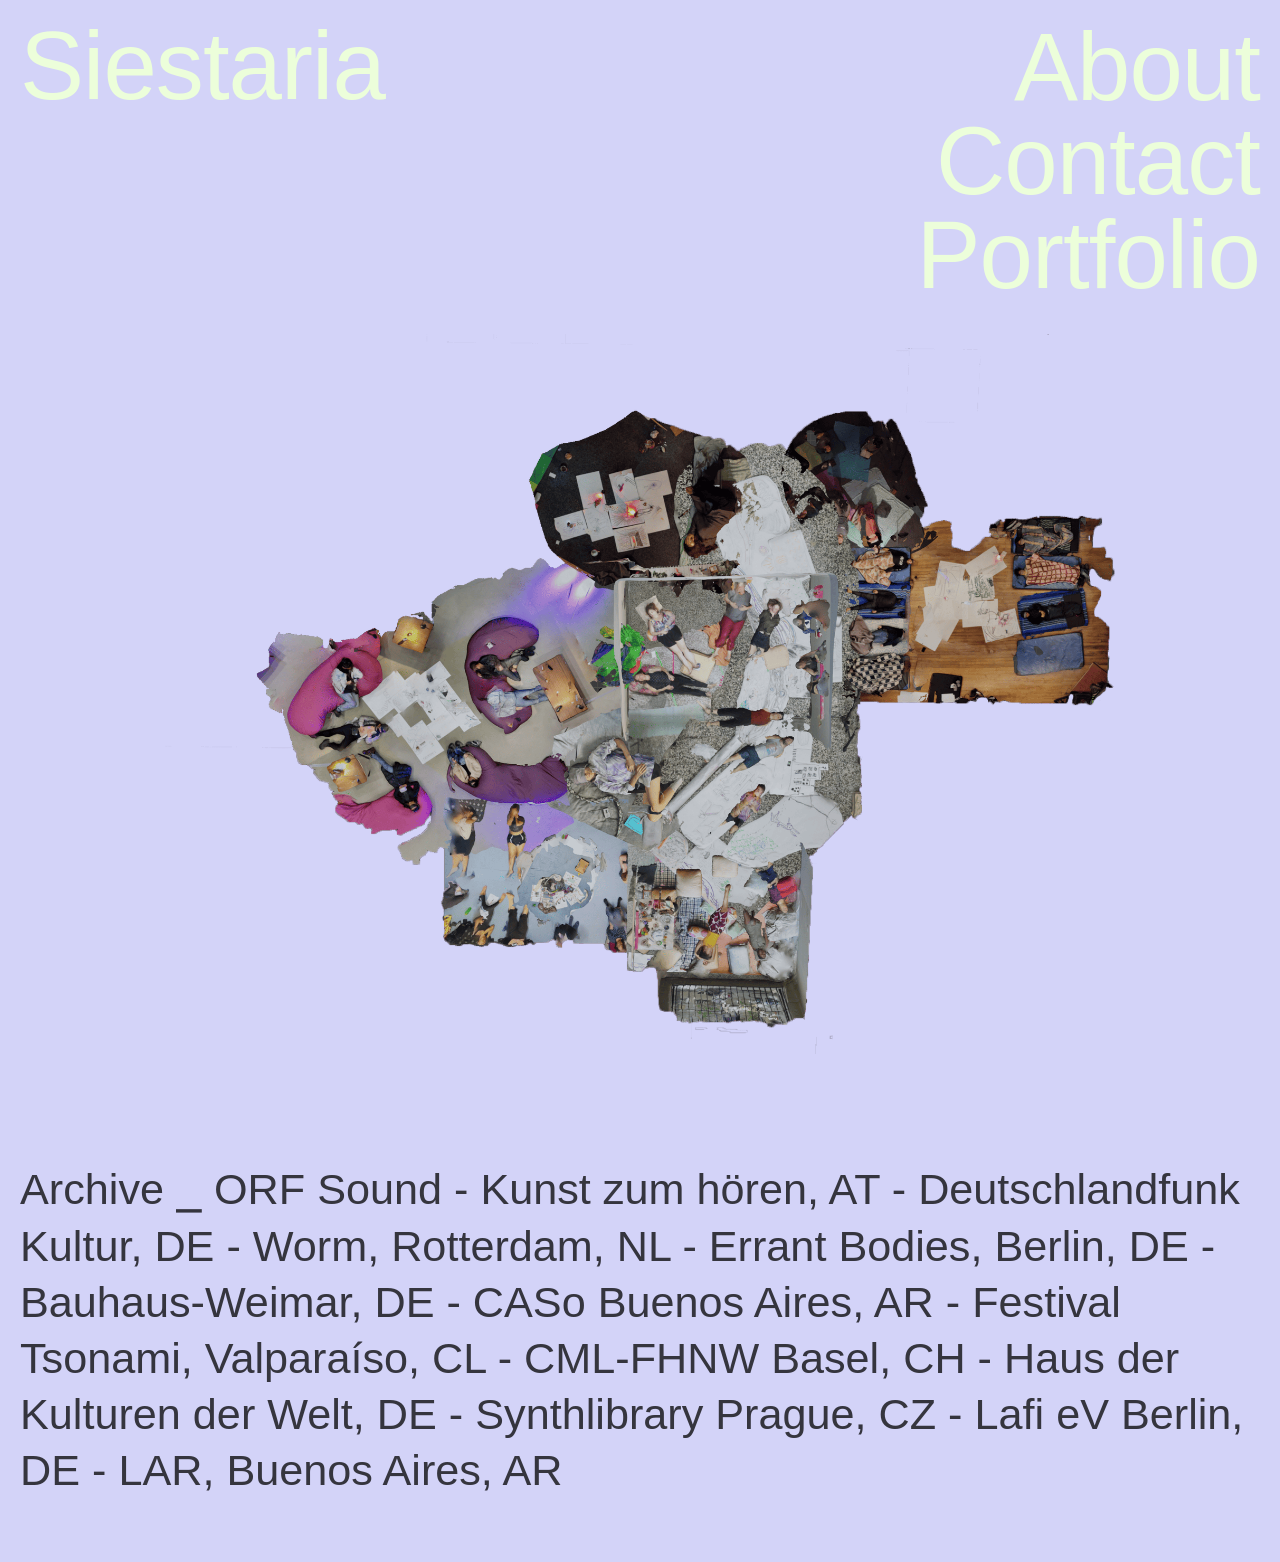
<file: index.html>
<!DOCTYPE html>
<html lang="en">
<head>
  <meta charset="UTF-8">
  <meta name="viewport" content="width=device-width, initial-scale=1.0">
  <title>Siestaria</title>
  <meta name="description" content="Siestaria — an artistic research project on rest, dreaming and listening by Tatiana Heuman & Florencia Curci.">
  <link rel="icon" href="favicon.svg" type="image/svg+xml">
  <link rel="stylesheet" href="styles.css?v=8">
</head>
<body>

  <main class="page home">

    <div class="top">
      <h1 class="title">Siestaria</h1>

      <!-- NAVEGACIÓN. Portfolio abre el PDF alojado en el sitio
           (SIESTARIA-portfolio-EN.pdf). Para cambiarlo, reemplazá ese archivo. -->
      <nav class="nav">
        <a href="about.html">About</a>
        <a href="contact.html">Contact</a>
        <a href="SIESTARIA-portfolio-EN.pdf" target="_blank" rel="noopener">Portfolio</a>
      </nav>
    </div>

    <!-- IMAGEN CENTRAL (el escaneo 3D). Para cambiarla, reemplazá el archivo
         home-collage.png por otro con el mismo nombre, o cambiá el src. -->
    <div class="home-image">
      <img src="home-collage.png" alt="Siestaria — 3D scan of a collective resting and dreaming space">
    </div>

    <!-- ARCHIVE (abajo, en gris oscuro). Cada lugar es un link separado por " - ". -->
    <section class="archive">
      <p>Archive ⎯
        <a href="https://oe1.orf.at/programm/20250828/804772/Radiokunst-aus-Argentinien" target="_blank" rel="noopener">ORF Sound - Kunst zum hören, AT</a> -
        <a href="https://www.hoerspielundfeature.de/siestaria-dreamwaves-102.html" target="_blank" rel="noopener">Deutschlandfunk Kultur, DE</a> -
        Worm, Rotterdam, NL -
        Errant Bodies, Berlin, DE -
        Bauhaus-Weimar, DE -
        <a href="https://centrodeartesonoro.cultura.gob.ar/actividad/presentacion-de-libro-escuchando-en-suenos-de-ione/" target="_blank" rel="noopener">CASo Buenos Aires, AR</a> -
        <a href="https://festival.tsonami.cl/events/siestaria-florencia-curci-tatiana-heuman-ar-2/" target="_blank" rel="noopener">Festival Tsonami, Valparaíso, CL</a> -
        <a href="https://criticalmedialab.ch/towards-critical-sound-studies-dreaming-listening/" target="_blank" rel="noopener">CML-FHNW Basel, CH</a> -
        <a href="https://www.hkw.de/en/programme/listening-to-the-world-100-years-of-radio/siestaria-tuning-autonomous-and-interconnected-listening#main" target="_blank" rel="noopener">Haus der Kulturen der Welt, DE</a> -
        <a href="https://www.zvukpraha.cz/synthlibraryprague/siestaria-naslouchani-spanku/" target="_blank" rel="noopener">Synthlibrary Prague, CZ</a> -
        Lafi eV Berlin, DE -
        <a href="buenos-aires.html">LAR, Buenos Aires, AR</a>
      </p>
    </section>

  </main>

</body>
</html>
</file>
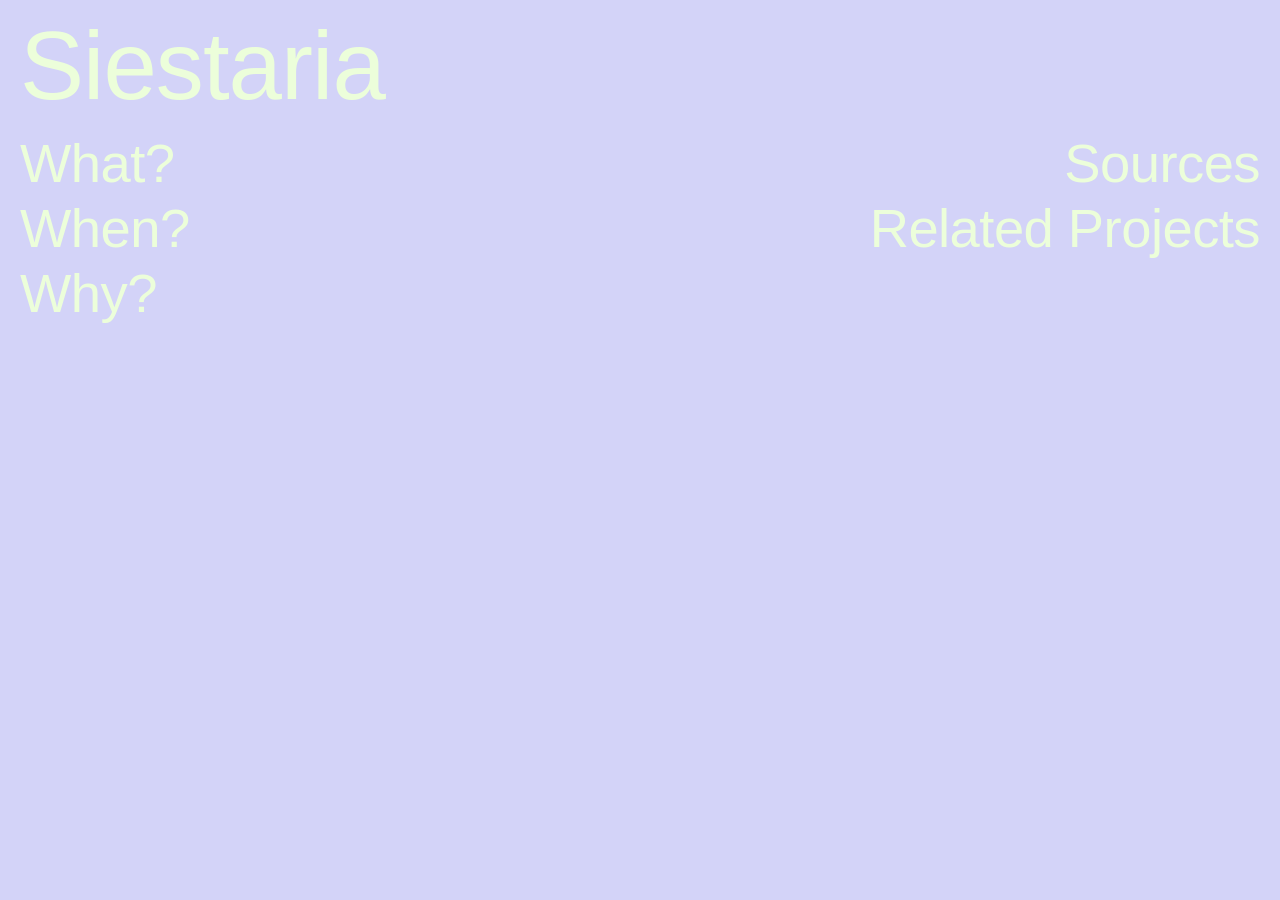
<file: about.html>
<!DOCTYPE html>
<html lang="en">
<head>
  <meta charset="UTF-8">
  <meta name="viewport" content="width=device-width, initial-scale=1.0">
  <title>About — Siestaria</title>
  <meta name="description" content="About Siestaria — what, when and why.">
  <link rel="icon" href="favicon.svg" type="image/svg+xml">
  <link rel="stylesheet" href="styles.css?v=8">
</head>
<body>

  <main class="page">

    <h1 class="title about-title"><a href="index.html">Siestaria</a></h1>

    <div class="about-cols">

        <!-- Cada bloque .acc es un desplegable: el texto va dentro de .acc-body.
             Las clases p-what / p-when / p-why / p-sources / p-related ubican
             cada bloque en la grilla (no las borres). -->
        <div class="acc p-what">
          <button class="acc-head">What?</button>
          <div class="acc-body">
            <p>Siestaria is an ongoing artistic research project that can take various forms, including workshops, installations, and dream concerts. The project focuses on the ideas of dream listening, dream translation, and oneiric cartographies. Siestaria is constantly evolving and adapting to present needs, serving as a dynamic and intimate space.</p>
            <p>The word &lsquo;siestaria&rsquo; comes from the noun siesta (nap). There are some &lsquo;siestarios&rsquo; scattered in some parts of the world, spaces in the middle of the city where people can sleep for a while. We modified the term to feminine, with a final &lsquo;a&rsquo; to differentiate our idea of how a communal resting and dreaming space could be. We associate the feminine with care and connection between people, with building a space together.</p>
            <p>We understand that dreams are sensitive material and that although there is a relationship with therapeutic work it is not what we focus on and our training does not respond to these needs. We recognize the immense power of dreams as a source of creativity and social significance, as well as valuable historical artifacts that offer a glimpse into a particular era. We do not usually work with the story of the dream in its literal form, but we try to put the verbal aspect in the background.</p>
          </div>
        </div>

        <div class="acc p-when">
          <button class="acc-head">When?</button>
          <div class="acc-body">
            <p>The experience of confinement during the COVID-19 pandemic sparked a keen interest in dreams and the act of listening in them. We delved into the Deep Listening&reg; practice of composer Pauline Oliveros and the works of playwright IONE, particularly her texts on Listening in Dreams. These sources inspired us to explore the interplay between sound, dreams and space, leading to the creation of dream maps, the study of <a href="https://www.unseen.help/heuman_en/" target="_blank" rel="noopener">transitional states of sleep (hypnopompic/hypnagogic)</a>, and engaging in the <a href="https://lumpenstation.art/archive/lumpenconnexions/show/youwouldnotbejustanornament" target="_blank" rel="noopener">dialogue with dreams as entities</a>.</p>
            <p><a href="buenos-aires.html">Siestaria, as we know it today, officially started the first week of February 2023 at LAR (Local de Artes Recientes)</a>, a gallery located in La Paternal, Buenos Aires, Argentina. Our first intention was to transform the space into an uncertain situation of a clinic, sanatorium or spa, offering time and space to explore different practices of sharing dreams, listening, being and doing without effort, and try creating a place for collective resting. We developed the proposal to address our constant struggle with existential questions and feelings of purposelessness. We required a common area to exchange tools in order to encourage accessibility and independence. Therefore, we decided to use dreams as the primary component for constructing the space, as it serves as a catalyst. Our belief in the potential of the dream realm, where we are free to act in irrational ways, and where several truths can coexist, motivated this decision.</p>
          </div>
        </div>

        <div class="acc p-why">
          <button class="acc-head">Why?</button>
          <div class="acc-body">
            <p>We find it important to create spaces where people can feel and express themselves without having to apologize or provide explanations. These spaces can also help establish meaningful connections with others and the world, to rehearse listening to each other and what is around us. We are motivated by shaping encounters that build meaning and inclusive knowledge by manifesting availability towards the subjectivity that each one unveils through their dream. We feel the need and are looking for ways to ritualize, rehearsing the possibility of considering the dream as a concrete entity, a character, a body that can act just like us, an assembled but paranoid creature in which threads of memories tangle and untangle. We could invoke it as a way to break away from the constant pressure to always be productive and efficient. We see dreaming and sleep as potential moments of synchronization and equality. One way of expanding the simultaneousness of the dream state could be the practice of non-verbal dream translation through various means and the sharing of them, to design ways to unite and transmute our dreams. Precisely because rituals seem to be disappearing, it is necessary to find new ways of telling and connecting stories.</p>
            <p>In the beginning of this project, we contemplated the complexities surrounding the relationship between process and outcome in artistic endeavor. Specifically, we explored the links, entanglements, and potential conflicts that may arise between the two. &ldquo;Why do I do what I do? Why do we do what we do? How do we investigate it?&rdquo; We reconsider the concepts of exposure and vulnerability and explore the potential of a stage. As artists, what are our responsibilities and what do we value? In the realm of artistic expression, we explored methods for dismantling stereotypes and addressing the emotional impact of inadequate statements or affirmations such as: &ldquo;I am not good enough to or you are not good enough to. If I am joyful, my work is not good enough or deep enough. You must be in crisis to make good work. I am not being productive enough.&rdquo; Engaging in the creative process can be mentally and physically taxing, which is why taking breaks and allowing ourselves to dream is essential. Sleeping helps us recharge and tap into our subconscious without the constraints of logical thinking.</p>
            <p>Upon delving into the utilization of present-day production in the realm of art, we swiftly shifted our attention to an array of significant inquiries and terms that were pivotal in constructing a collective encounter. Our proposal is based on the belief that discussing rest and sleep and sharing our dreams, is crucial for building collective awareness. This awareness can help us reject abusive systems that force us into excessive productivity and prevent us from recognizing fatigue.</p>
            <p>These are some key questions and themes we address, (but we have a lot more): What is rest? What forms of rest are there? Do we rest when we dream? What does rest mean for me and my body? How are my perceptions transformed when I sleep and when I dream? Listening to sleep. Singing oneself to sleep. Sleep as an ally, as a collaborating entity. Asking the dream. Dream diaries. Dreams as an archive. Dreams as historical documents. Dreams and identity. Collectivizing dreams, collective dreams, public dreams&hellip; Non-verbal translations of the dream. Dreams and sleep of non-human beings.</p>
          </div>
        </div>

        <div class="acc p-sources">
          <button class="acc-head">Sources</button>
          <div class="acc-body">
            <p class="entry">Beradt C (1968) The Third Reich of Dreams. Chicago: Quadrangle Books.</p>
            <p class="entry"><a href="https://dreams.ucsc.edu/NCTD/Neurocognitive_Theory_of_Dreaming_SNC2019.pdf" target="_blank" rel="noopener">Domhoff GW (2019) The Neurocognitive Theory of Dreaming: The Where, How, When, What, and Why of Dreams.</a></p>
            <p class="entry"><a href="https://lobosuelto.com/el-sueno-es-al-futuro-lo-que-el-azogue-al-espejo-lila-maria-feldman/" target="_blank" rel="noopener">Feldman ML (2018) El sue&ntilde;o es al futuro lo que el azogue al espejo. Lobo Suelto!</a></p>
            <p class="entry"><a href="https://www.pagina12.com.ar/286448-el-mal-dormir" target="_blank" rel="noopener">Forn J (2020) El mal dormir: Un problema que nos aqueja a todos.</a></p>
            <p class="entry">Garaudel DL, Jocks HN, Nilsson E, Garaudel D, Jocks HN and Kliefoth M (2022) The Collective Eye in conversation with Ruangrupa: Thoughts on collective practice. Berlin: Distanz Verlag.</p>
            <p class="entry">Han BC (2020) The Disappearance of Rituals: A Topology of the Present. Cambridge: Polity Press.</p>
            <p class="entry">Hayman R (1993) Listening to Dreams: A Project for Middle Ear Muscle Activity Audio Level Telemetry. MedArts International. Cappella books.</p>
            <p class="entry">Hersey T (2022) Rest Is Resistance: A Manifesto. Boston: Little, Brown Spark.</p>
            <p class="entry"><a href="http://www.revgeosur.udec.cl/?p=163" target="_blank" rel="noopener">Hirt I (2012) Mapeando sue&ntilde;os/so&ntilde;ando mapas: entrelazando conocimientos geogr&aacute;ficos ind&iacute;genas y occidentales.</a></p>
            <p class="entry">IDAS (2021) Rituales para realizar escrituras afectivas: Investigaci&oacute;n y Di&aacute;logo para la Autogesti&oacute;n. Mexico: Social Universidad del Sur.</p>
            <p class="entry">IONE (2005) Listening in Dreams: A Compendium of Sound Dreams, Meditations and Rituals for Deep Dreamers. iUniverse.</p>
            <p class="entry"><a href="https://www.youtube.com/watch?v=S8qFw2jKtIE" target="_blank" rel="noopener">Rolnik S (2015) Micropol&iacute;ticas del pensamiento: Deconstruyendo el inconsciente colonial.</a></p>
            <p class="entry">Oliveros P (2005) Deep Listening: A Composer&rsquo;s Sound Practice. Bloomington: iUniverse.</p>
            <p class="entry"><a href="https://www.dreamauction.org/" target="_blank" rel="noopener">Park B (2021) Dream Auction.</a></p>
            <p class="entry"><a href="https://www.redalyc.org/jatsRepo/4559/455960135009/index.html" target="_blank" rel="noopener">Paz Reverol CL (2017) Make Dreams: A Wayuu Perspective. EntreDiversidades. Revista de ciencias sociales y humanidades.</a></p>
            <p class="entry">Rolnik S (2019) Esferas de la insurrecci&oacute;n: Apuntes para descolonizar El Inconsciente. Buenos Aires: Ediciones Tinta Lim&oacute;n.</p>
            <p class="entry"><a href="https://www.psychotherapy.net/article/expressive-art-therapy" target="_blank" rel="noopener">Rogers N (2016) The Path to Wholeness: Person-Centered Expressive Arts Therapy.</a></p>
            <p class="entry"><a href="http://dreamresearch.net/" target="_blank" rel="noopener">Schneider A, Domhoff GW (2023) The Quantitative Study of Dreams.</a></p>
            <p class="entry">Siruela J (2010) El Mundo Bajo Los P&aacute;rpados. Vila&uuml;r: Ediciones Atlanta.</p>
            <p class="entry"><a href="https://www.cabinetmagazine.org/issues/67/spellberg1.php" target="_blank" rel="noopener">Spellberg M (2020) On Dream Sharing and Its Purpose: The social contract of sensuous imagining. Cabinet.</a></p>
            <p class="entry"><a href="https://www.cabinetmagazine.org/kiosk/spellberg_matthew_8_february_2022.php" target="_blank" rel="noopener">Spellberg M (2022) Prisoners of the Dream: Inception and Coors, capitalism and pandemic dreaming. Cabinet.</a></p>
            <p class="entry"><a href="https://www.jstor.org/stable/3134476" target="_blank" rel="noopener">Stewart C (2002) Erotic dreams and nightmares from antiquity to the present. The Journal of the Royal Anthropological Institute 8: 279&ndash;309.</a></p>
            <p class="entry"><a href="https://dreams.umwblogs.org/files/2011/10/Introduction-Dreaming-as-an-Object-of-Anthropological-Analysis.pdf" target="_blank" rel="noopener">Stewart C (2004) Introduction: Dreaming as an Object of Anthropological Analysis. Dreaming 14(2-3): 75-82.</a></p>
            <p class="entry"><a href="https://aries.aibr.org/storage/antropologia/netesp/numeros/1003/100303.pdf" target="_blank" rel="noopener">Tob&oacute;n M (2015) Dreams as ethnographic tools. AIBR, Revista de Antropologia Iberoamericana 10(03): 331-353.</a></p>
            <p class="entry"><a href="https://revistas.uniandes.edu.co/index.php/antipoda/article/view/1769/67" target="_blank" rel="noopener">Vargas JCN (2007) Sue&ntilde;o, realidad y conocimiento entre los ette de colombia, Antipoda 5: 293&ndash;315.</a></p>
            <p class="entry">Wesseling J and Cramer F (2022) Making Matters: A Vocabulary for Collective Arts. Amsterdam: Valiz.</p>
          </div>
        </div>

        <div class="acc p-related">
          <button class="acc-head">Related Projects</button>
          <div class="acc-body">
            <p class="entry"><a href="https://www.thenapministry.com/" target="_blank" rel="noopener">Hersey T (2023). The Nap Ministry &ndash; Rest is Resistance.</a><span class="quote">&ldquo;Founded by artist and theologian Tricia Hersey in 2016, The Nap Ministry evolved from Transfiguration, a performance where the artist explored reparations, resistance, Black Liberation Theology, and the spiritual practice of rest, and how it can be used as a direct line to our ancestors.&rdquo;</span></p>
            <p class="entry"><a href="https://oneiricspace.info/" target="_blank" rel="noopener">Li C (2019) Oneiric Space.</a><span class="quote">&ldquo;Oneiric Space is an ever-evolving research and publishing practice exploring the interplay between dreams and waking life at an individual and collective level. Through conversations and collaborations, the project delves into the potential of dreams and dreaming to generate new patterns of thinking, being, and understanding.&rdquo;</span></p>
            <p class="entry"><a href="https://www.dreamauction.org/" target="_blank" rel="noopener">Park B (2021) Dream Auction.</a><span class="quote">&ldquo;Dream Auction is an umbrella for a series of works exploring the Korean practice of buying and selling dreams.&rdquo;</span></p>
            <p class="entry"><a href="https://www.dreambank.net/" target="_blank" rel="noopener">Schneider A and Domhoff WG (n.d.). DreamBank.</a><span class="quote">&ldquo;The DreamBank is a collection of over 20,000 dream reports. The reports come from a variety of different sources and research studies &mdash; but NOT from dream-collecting Web sites &mdash; from people ages 7 to 74.&rdquo;</span></p>
            <p class="entry"><a href="https://www.museumofdreams.org/" target="_blank" rel="noopener">The Faculty of Information &amp; Media Studies (2017). The Museum of Dreams.</a><span class="quote">&ldquo;The Museum of Dreams is a non-profit research hub dedicated to exploring the social and political significance of dream life. We work with artists, students, activists, and cultural institutions to cultivate, collect, and creatively work with dreams from both the historical record and contemporary life. Founded in 2017, the Museum provides a platform for critical conversations and storytelling projects.&rdquo;</span></p>
          </div>
        </div>

    </div>

  </main>

  <!-- Script del acordeón. No necesitás tocarlo. -->
  <script>
    document.querySelectorAll('.acc-head').forEach(function (head) {
      head.addEventListener('click', function () {
        var acc = head.parentElement;
        var isOpen = acc.classList.contains('open');
        document.querySelectorAll('.acc').forEach(function (a) { a.classList.remove('open'); });
        if (!isOpen) acc.classList.add('open');   // abre esta y cierra las demás
      });
    });
  </script>

</body>
</html>
</file>
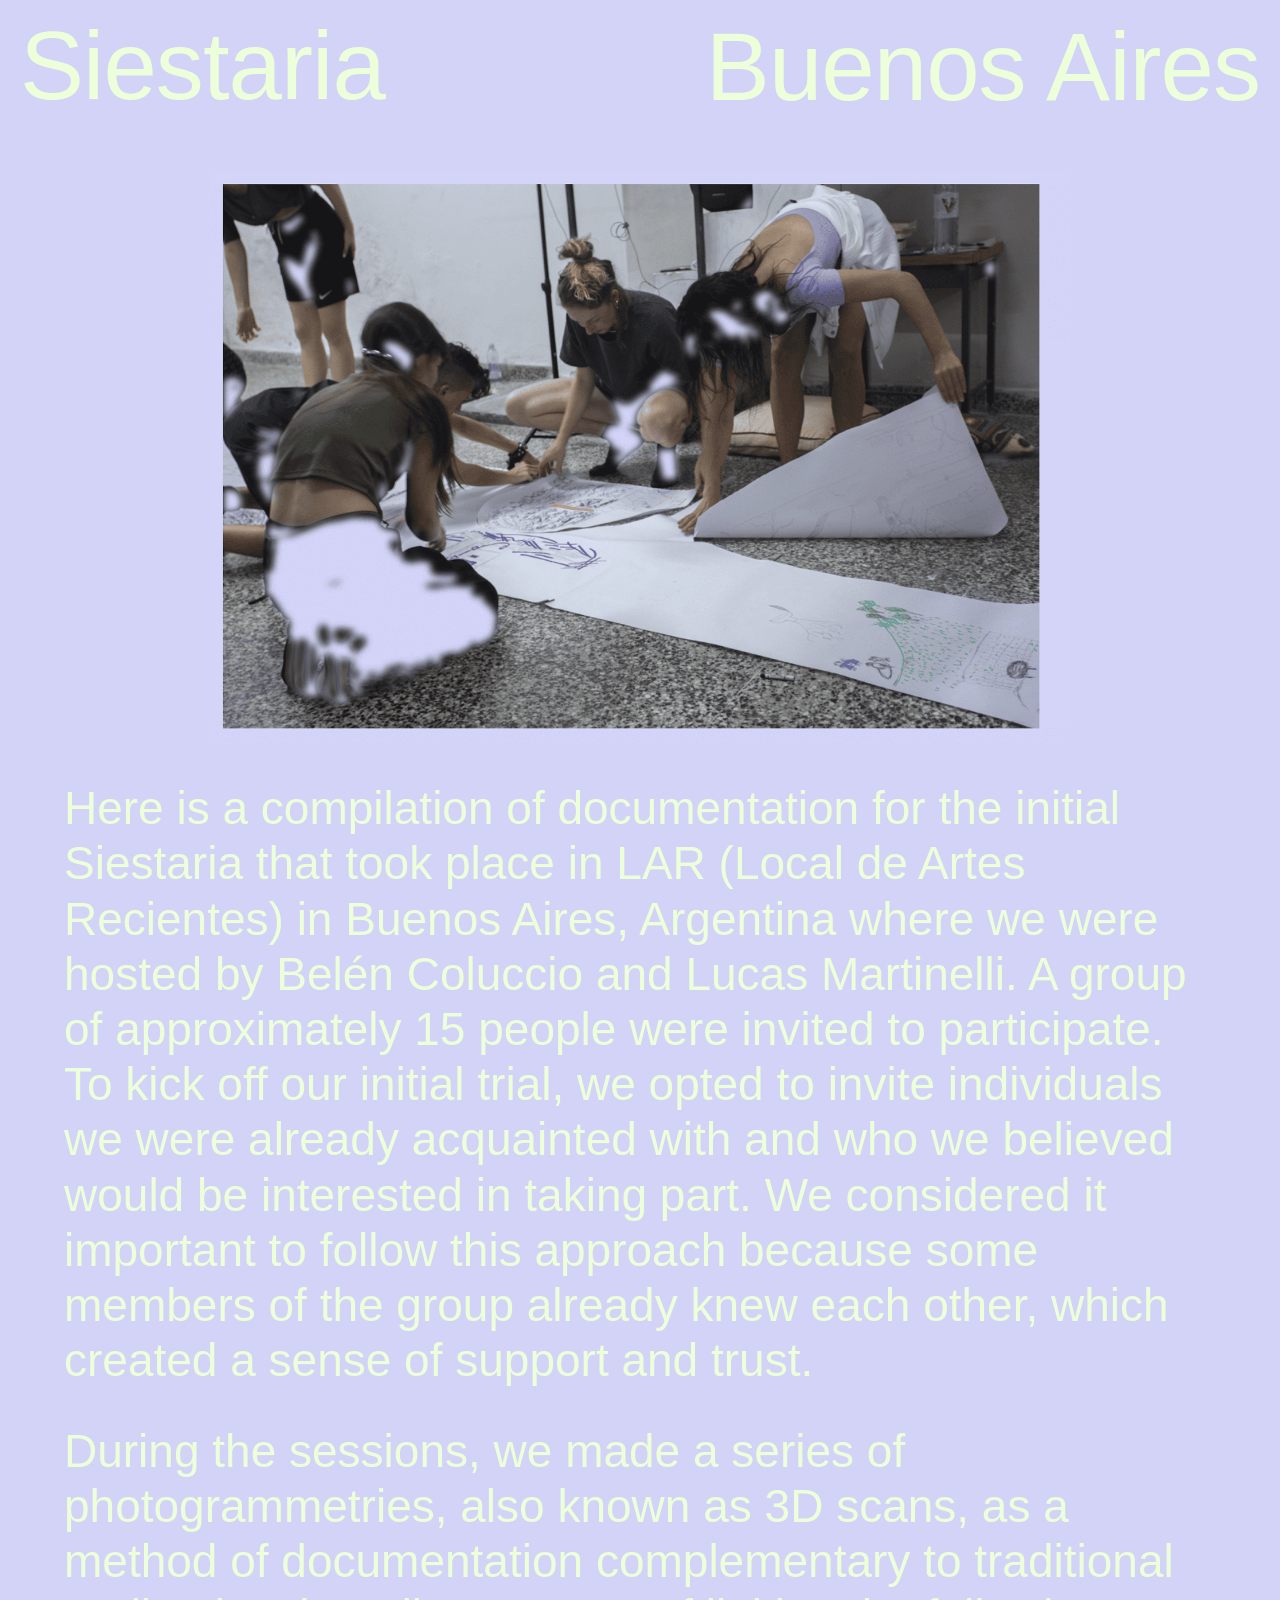
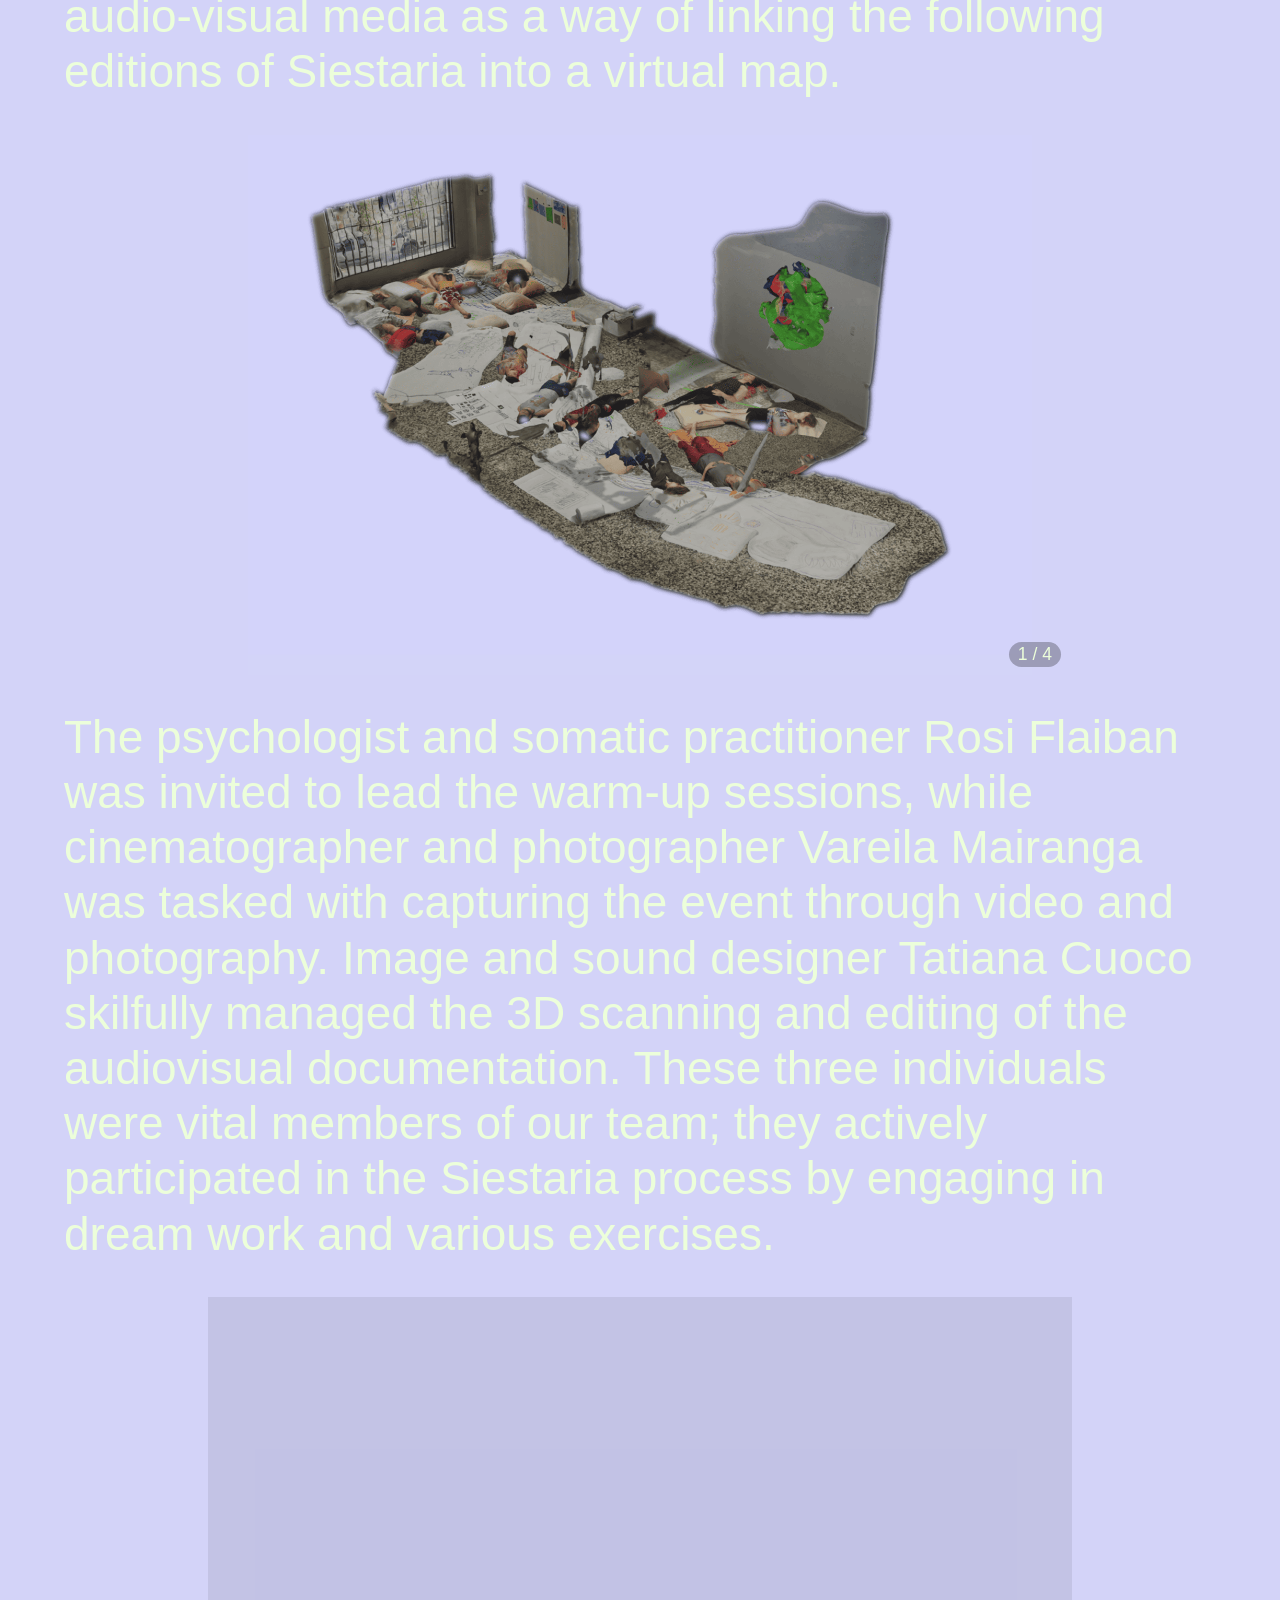
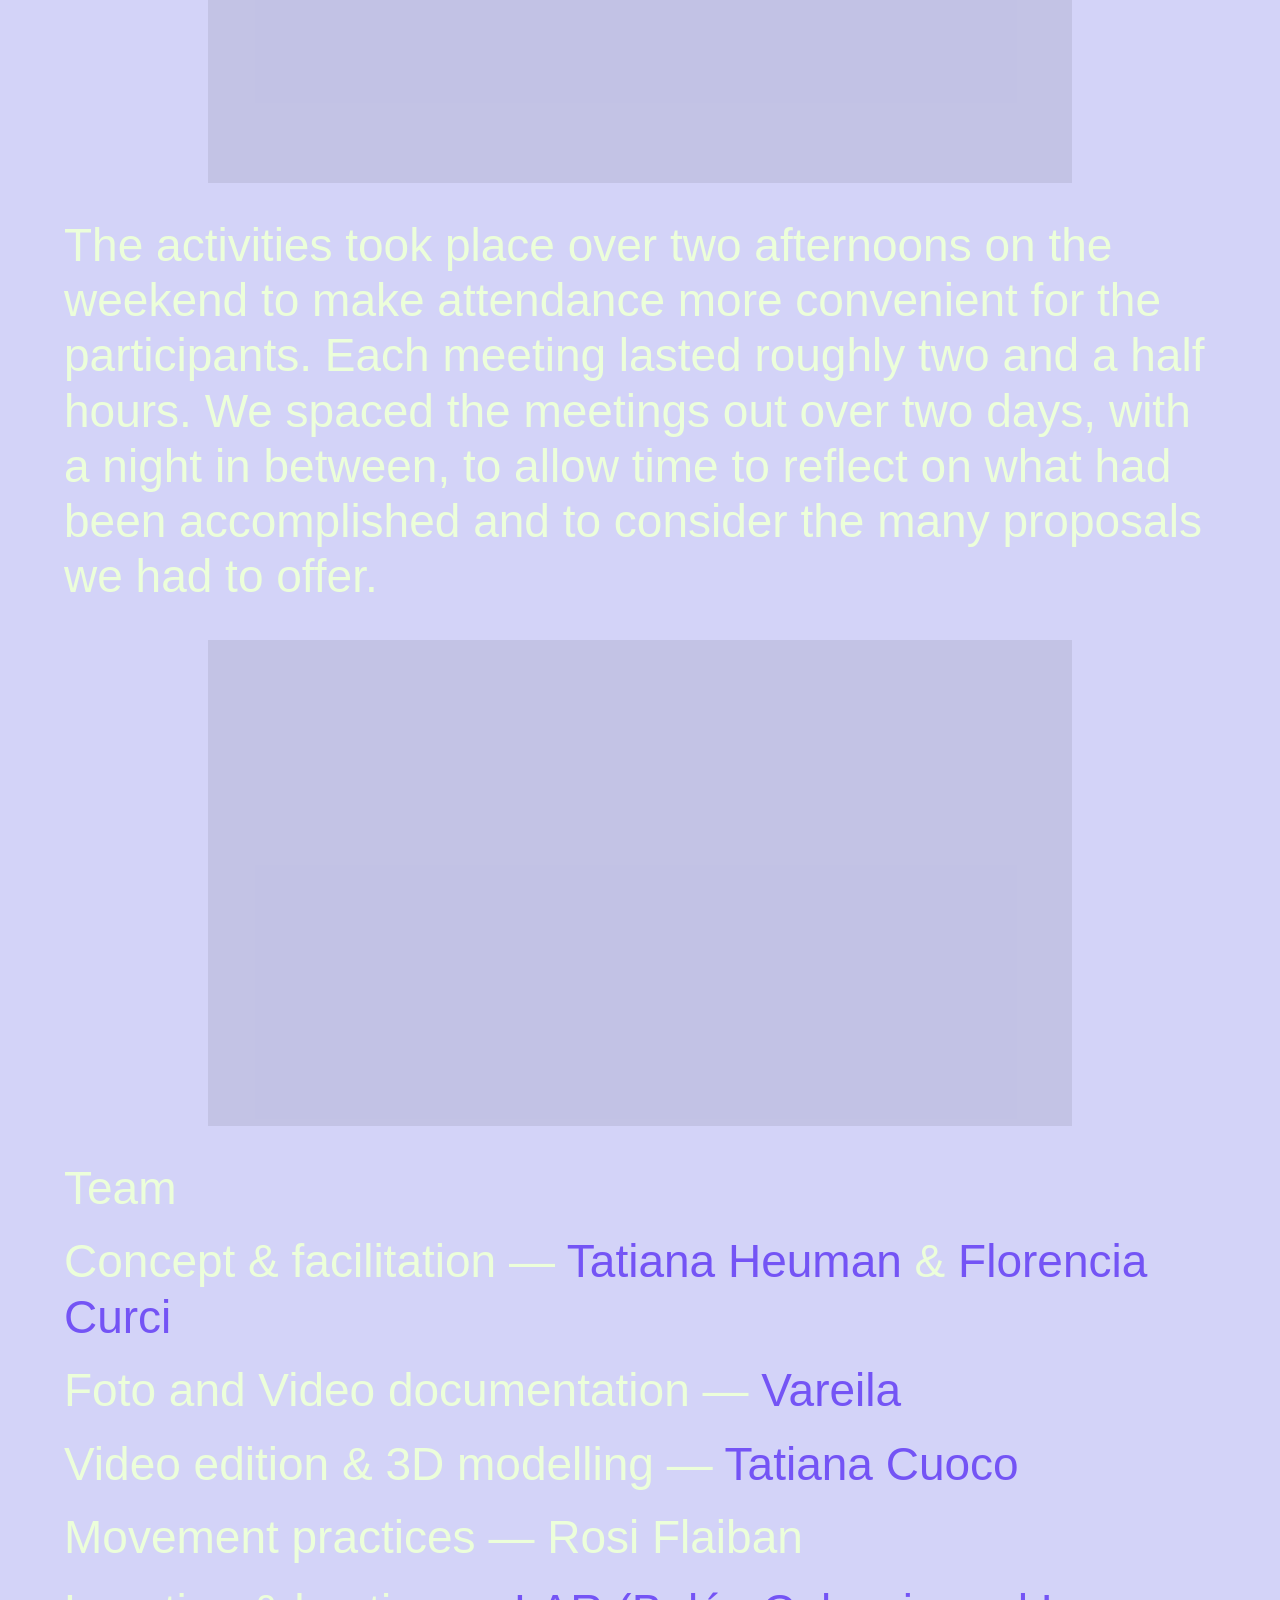
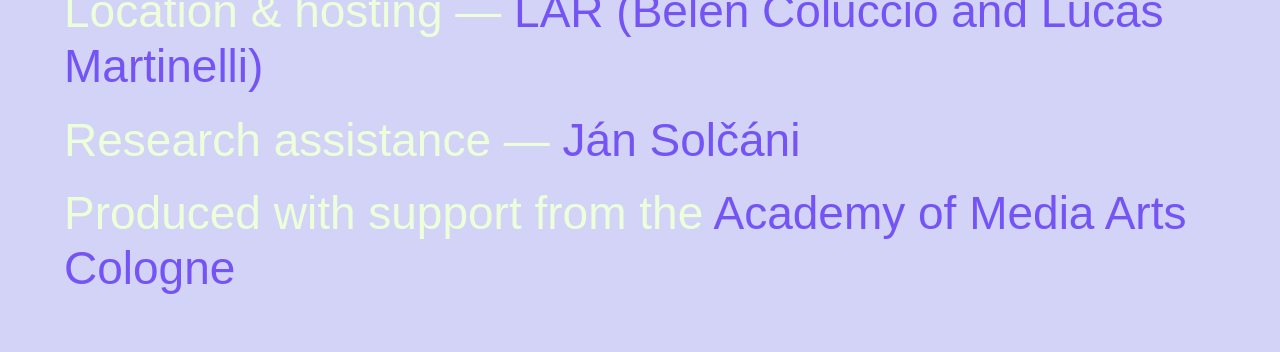
<file: buenos-aires.html>
<!DOCTYPE html>
<html lang="en">
<head>
  <meta charset="UTF-8">
  <meta name="viewport" content="width=device-width, initial-scale=1.0">
  <title>Buenos Aires — Siestaria</title>
  <meta name="description" content="Documentation of the first Siestaria at LAR, Buenos Aires (February 2023).">
  <link rel="icon" href="favicon.svg" type="image/svg+xml">
  <link rel="stylesheet" href="styles.css?v=8">
</head>
<body>

  <main class="page">

    <div class="top">
      <h1 class="title"><a href="index.html">Siestaria</a></h1>
      <div class="nav"><span>Buenos Aires</span></div>
    </div>

    <div class="doc">

      <!-- ===== SLIDESHOW A: fotos de las sesiones (pasan solas) =====
           Para agregar/quitar fotos, copiá o borrá una línea <img>. La primera
           lleva class="active". Cambiá data-interval (en milisegundos) para que
           pasen más rápido o más lento. -->
      <div class="slideshow ratio-photo" data-mode="auto" data-interval="3500">
        <img class="active" src="ba-doc-01.png" alt="Siestaria at LAR, Buenos Aires — documentation 1">
        <img src="ba-doc-02.png" alt="Siestaria at LAR, Buenos Aires — documentation 2">
        <img src="ba-doc-03.png" alt="Siestaria at LAR, Buenos Aires — documentation 3">
        <img src="ba-doc-04.png" alt="Siestaria at LAR, Buenos Aires — documentation 4">
        <img src="ba-doc-05.png" alt="Siestaria at LAR, Buenos Aires — documentation 5">
        <img src="ba-doc-06.png" alt="Siestaria at LAR, Buenos Aires — documentation 6">
        <img src="ba-doc-07.png" alt="Siestaria at LAR, Buenos Aires — documentation 7">
        <img src="ba-doc-08.png" alt="Siestaria at LAR, Buenos Aires — documentation 8">
        <img src="ba-doc-09.png" alt="Siestaria at LAR, Buenos Aires — documentation 9">
        <img src="ba-doc-10.png" alt="Siestaria at LAR, Buenos Aires — documentation 10">
        <img src="ba-doc-11.png" alt="Siestaria at LAR, Buenos Aires — documentation 11">
      </div>

      <p>Here is a compilation of documentation for the initial Siestaria that took place in LAR (Local de Artes Recientes) in Buenos Aires, Argentina where we were hosted by Bel&eacute;n Coluccio and Lucas Martinelli. A group of approximately 15 people were invited to participate. To kick off our initial trial, we opted to invite individuals we were already acquainted with and who we believed would be interested in taking part. We considered it important to follow this approach because some members of the group already knew each other, which created a sense of support and trust.</p>

      <p>During the sessions, we made a series of photogrammetries, also known as 3D scans, as a method of documentation complementary to traditional audio-visual media as a way of linking the following editions of Siestaria into a virtual map.</p>

      <!-- ===== SLIDESHOW B: escaneos 3D (se pasan con un clic sobre la imagen) ===== -->
      <div class="slideshow ratio-scan" data-mode="click">
        <img class="active" src="scan1.png" alt="Siestaria — 3D scan 1">
        <img src="scan2.png" alt="Siestaria — 3D scan 2">
        <img src="scan3.png" alt="Siestaria — 3D scan 3">
        <img src="scan4.png" alt="Siestaria — 3D scan 4">
        <span class="counter">1 / 4</span>
      </div>

      <p>The psychologist and somatic practitioner Rosi Flaiban was invited to lead the warm-up sessions, while cinematographer and photographer Vareila Mairanga was tasked with capturing the event through video and photography. Image and sound designer Tatiana Cuoco skilfully managed the 3D scanning and editing of the audiovisual documentation. These three individuals were vital members of our team; they actively participated in the Siestaria process by engaging in dream work and various exercises.</p>

      <div class="video">
        <iframe src="https://www.youtube-nocookie.com/embed/38-nCkhMNco" title="Siestaria BsAs — video 1" allow="accelerometer; autoplay; clipboard-write; encrypted-media; gyroscope; picture-in-picture" allowfullscreen loading="lazy"></iframe>
      </div>

      <p>The activities took place over two afternoons on the weekend to make attendance more convenient for the participants. Each meeting lasted roughly two and a half hours. We spaced the meetings out over two days, with a night in between, to allow time to reflect on what had been accomplished and to consider the many proposals we had to offer.</p>

      <div class="video">
        <iframe src="https://www.youtube-nocookie.com/embed/yoBcn42ONa0" title="Siestaria BsAs II" allow="accelerometer; autoplay; clipboard-write; encrypted-media; gyroscope; picture-in-picture" allowfullscreen loading="lazy"></iframe>
      </div>

      <div class="credits">
        <h2>Team</h2>
        <p>Concept &amp; facilitation &#8212; <a href="https://www.tatianaheuman.com/" target="_blank" rel="noopener">Tatiana Heuman</a> &amp; <a href="https://florenciacurci.com/" target="_blank" rel="noopener">Florencia Curci</a></p>
        <p>Foto and Video documentation &#8212; <a href="https://www.instagram.com/vareil.a/" target="_blank" rel="noopener">Vareila</a></p>
        <p>Video edition &amp; 3D modelling &#8212; <a href="http://www.tatianacuoco.tumblr.com/" target="_blank" rel="noopener">Tatiana Cuoco</a></p>
        <p>Movement practices &#8212; Rosi Flaiban</p>
        <p>Location &amp; hosting &#8212; <a href="https://www.instagram.com/localdeartesrecientes/" target="_blank" rel="noopener">LAR (Bel&eacute;n Coluccio and Lucas Martinelli)</a></p>
        <p>Research assistance &#8212; <a href="http://www.janickosolcani.com/" target="_blank" rel="noopener">J&aacute;n Sol&#269;&aacute;ni</a></p>
        <p>Produced with support from the <a href="https://www.khm.de/home/" target="_blank" rel="noopener">Academy of Media Arts Cologne</a></p>
      </div>

    </div>

  </main>

  <!-- Script de los slideshows. No necesitás tocarlo. -->
  <script>
    document.querySelectorAll('.slideshow').forEach(function (box) {
      var imgs = box.querySelectorAll('img');
      var counter = box.querySelector('.counter');
      var i = 0;
      function show(n) {
        imgs[i].classList.remove('active');
        i = (n + imgs.length) % imgs.length;
        imgs[i].classList.add('active');
        if (counter) counter.textContent = (i + 1) + ' / ' + imgs.length;
      }
      if (box.dataset.mode === 'auto') {
        var ms = parseInt(box.dataset.interval || '3500', 10);
        setInterval(function () { show(i + 1); }, ms);
      } else {
        box.addEventListener('click', function () { show(i + 1); });
      }
    });
  </script>

</body>
</html>
</file>
<file: styles.css>
/* =========================================================================
   SIESTARIA — hoja de estilos compartida
   -------------------------------------------------------------------------
   Para cambiar TEXTOS, editá los .html. Para cambiar COLORES, tamaños del
   título o el cursor, los valores están aquí abajo, en :root.
   ========================================================================= */

:root {
  --bg:          #d3d3f8;   /* fondo lila                              */
  --ink:         #ecfeda;   /* tipografía lima (títulos y texto)       */
  --link:        #7454f5;   /* color de los links (violeta)            */
  --archive-ink: #35353e;   /* texto del Archive en la home (oscuro)   */
  --margin:      1.25rem;   /* margen alrededor del contenido          */

  --title-size:  clamp(2.2rem, 8vw, 6rem);     /* tamaño de "Siestaria" */
  --label-size:  clamp(1.9rem, 6.5vw, 4.6rem); /* What? When? Why? ...   */

  --font: "Helvetica Neue", Helvetica, Arial, "Inter", system-ui, sans-serif;

  /* Cursor: flecha de línea lima, al doble de tamaño. Punta arriba-izquierda. */
  --cursor: url("data:image/svg+xml,%3Csvg%20xmlns%3D%22http%3A%2F%2Fwww.w3.org%2F2000%2Fsvg%22%20width%3D%2276%22%20height%3D%2276%22%20viewBox%3D%220%200%2038%2038%22%3E%3Cg%20fill%3D%22none%22%20stroke%3D%22%23ecfeda%22%20stroke-width%3D%222.4%22%20stroke-linecap%3D%22round%22%20stroke-linejoin%3D%22round%22%3E%3Cpath%20d%3D%22M5%205%20L30%2030%22%2F%3E%3Cpath%20d%3D%22M5%2019%20L5%205%20L19%205%22%2F%3E%3C%2Fg%3E%3C%2Fsvg%3E") 10 10, auto;
}

* { box-sizing: border-box; }
html { -webkit-text-size-adjust: 100%; }

body {
  margin: 0;
  background: var(--bg);
  color: var(--ink);
  font-family: var(--font);
  font-weight: 400;
  line-height: 1.22;
  -webkit-font-smoothing: antialiased;
  -moz-osx-font-smoothing: grayscale;
  /* Flecha lima en toda la página. */
  cursor: var(--cursor);
}

/* La flecha se mantiene también sobre links y botones (no aparece la manito). */
a, button, .tab-btn { cursor: var(--cursor); }

a { color: var(--link); text-decoration: none; }
a:hover { text-decoration: underline; text-underline-offset: 3px; }

/* ---- Página: ocupa toda la altura de la ventana ---------------------- */
.page {
  min-height: 100vh;
  min-height: 100svh;
  display: flex;
  flex-direction: column;
  padding: var(--margin);
}

/* ---- Fila superior: título a la izquierda, navegación a la derecha ---- */
.top {
  display: flex;
  justify-content: space-between;
  align-items: flex-start;
  gap: 2rem;
}
.title {
  font-size: var(--title-size);
  font-weight: 400;
  line-height: 0.95;
  margin: 0;
  letter-spacing: -0.01em;
  color: var(--ink);
}
.title a { color: var(--ink); }
.title a:hover { text-decoration: none; }

.nav {
  text-align: right;
  font-size: var(--title-size);
  line-height: 0.98;
  letter-spacing: -0.01em;
  white-space: nowrap;
}
.nav a { display: block; color: var(--ink); }
.nav a:hover { text-decoration: none; opacity: 0.6; }

/* =======================================================================
   HOME
   ===================================================================== */
.home-image {
  flex: 1 1 auto;
  display: flex;
  align-items: center;
  justify-content: center;
  padding: 2rem 0;
}
.home-image img {
  max-width: 100%;
  max-height: 80vh;
  height: auto;
  object-fit: contain;
}

.archive {
  margin-top: auto;
  padding-top: 2rem;
  color: var(--archive-ink);
  font-size: 2.7rem;
  line-height: 1.3;
}
.archive a { color: var(--archive-ink); }
.archive a:hover { text-decoration: underline; }

/* =======================================================================
   ABOUT — pestañas (What? / When? / Why? / Sources / Related Projects)
   ===================================================================== */
:root { --tab-size: clamp(1.7rem, 5vw, 3.4rem); }

/* =======================================================================
   ABOUT — grilla de dos columnas con desplegables (acordeón).
   Sources se alinea con What?; Related Projects con When?.
   ===================================================================== */
/* Título a todo el ancho, arriba de las dos columnas */
.about-title { margin: 0 0 1.5rem; }

.about-cols {
  display: grid;
  grid-template-columns: 1fr 1fr;
  column-gap: 3rem;
  row-gap: 0.5rem;
  align-items: start;
}
/* Izquierda: What / When / Why (uno debajo del otro).
   Derecha: Sources (junto a What) y Related Projects (junto a When). */
.p-what    { grid-column: 1; grid-row: 1; }
.p-when    { grid-column: 1; grid-row: 2; }
.p-why     { grid-column: 1; grid-row: 3; }
.p-sources { grid-column: 2; grid-row: 1; }
.p-related { grid-column: 2; grid-row: 2; }
/* La columna derecha, alineada al margen derecho */
.p-sources, .p-related { text-align: right; }

.acc-head {
  font-family: inherit;
  font-size: var(--tab-size);
  font-weight: 400;
  line-height: 1.05;
  letter-spacing: -0.01em;
  color: var(--ink);
  background: none;
  border: 0;
  padding: 0;
  cursor: var(--cursor);
  transition: opacity 0.15s ease;
}
.acc-head:hover { opacity: 0.6; }   /* mismo efecto que el menú de inicio */

.acc-body {
  display: none;
  font-size: 1.15rem;
  line-height: 1.4;
  margin: 0.6rem 0 1.8rem;
  text-align: left;
}
.acc.open .acc-body { display: block; }
.acc-body p { margin: 0 0 1.1em; }
.acc-body p:last-child { margin-bottom: 0; }

/* Lista de fuentes / proyectos: cada entrada separada */
.entry { margin: 0 0 1.4em; }
.entry .quote { display: block; margin-top: 0.3em; }

@media (max-width: 700px) {
  /* En móvil, una sola columna en orden: What, When, Why, Sources, Related. */
  .about-cols { grid-template-columns: 1fr; }
  .p-what    { grid-column: 1; grid-row: 1; }
  .p-when    { grid-column: 1; grid-row: 2; }
  .p-why     { grid-column: 1; grid-row: 3; }
  .p-sources { grid-column: 1; grid-row: 4; text-align: left; }
  .p-related { grid-column: 1; grid-row: 5; text-align: left; }
}

/* =======================================================================
   CONTACT
   ===================================================================== */
.contact-body {
  margin-top: 3.5rem;
  font-size: var(--label-size);
  line-height: 1.1;
}

/* =======================================================================
   Pantallas chicas
   ===================================================================== */
@media (max-width: 700px) {
  .top { flex-direction: column; gap: 1rem; }
  .nav { text-align: left; }
}

@media (prefers-reduced-motion: reduce) {
  * { transition: none !important; animation: none !important; }
}

/* =======================================================================
   PÁGINA DE DOCUMENTACIÓN (Buenos Aires): columna centrada con fotos,
   videos y texto.
   ===================================================================== */
.doc {
  max-width: 72rem;
  margin: 3.5rem auto 0;
  font-size: 2.875rem;   /* 2,5x del tamaño anterior */
  line-height: 1.2;
}
.doc > * { margin: 0 auto 2.2rem; }
.doc p { max-width: none; }
.doc img {
  display: block;
  width: 75%;            /* 25% más chicas */
  height: auto;
}
/* Video de YouTube embebido, responsive 16:9, 25% más chico */
.video {
  position: relative;
  width: 75%;
  aspect-ratio: 16 / 9;
  background: rgba(0,0,0,0.08);
}
.video iframe {
  position: absolute;
  inset: 0;
  width: 100%;
  height: 100%;
  border: 0;
}
/* Bloque de créditos */
.credits { max-width: none; font-size: 2.875rem; line-height: 1.2; }
.credits h2 { font-size: 2.875rem; font-weight: 400; margin: 0 0 0.4em; }
.credits p { margin: 0 0 0.4em; }

/* ---- Slideshows (fotos que pasan) ---- */
.slideshow {
  position: relative;
  width: 75%;               /* mismo tamaño que las fotos/videos */
  margin: 0 auto 2.2rem;
}
.slideshow.ratio-photo { aspect-ratio: 3 / 2; }
.slideshow.ratio-scan  { aspect-ratio: 16 / 10; }
.slideshow img {
  position: absolute;
  inset: 0;
  width: 100%;
  height: 100%;
  object-fit: contain;
  opacity: 0;
  transition: opacity 0.6s ease;
}
.slideshow img.active { opacity: 1; }
/* El slideshow que se pasa con clic muestra un contador */
.slideshow .counter {
  position: absolute;
  bottom: 0.5rem;
  right: 0.7rem;
  font-size: 1.1rem;
  color: var(--ink);
  background: rgba(52,53,62,0.35);
  padding: 0.1em 0.5em;
  border-radius: 1em;
  pointer-events: none;
}
</file>
